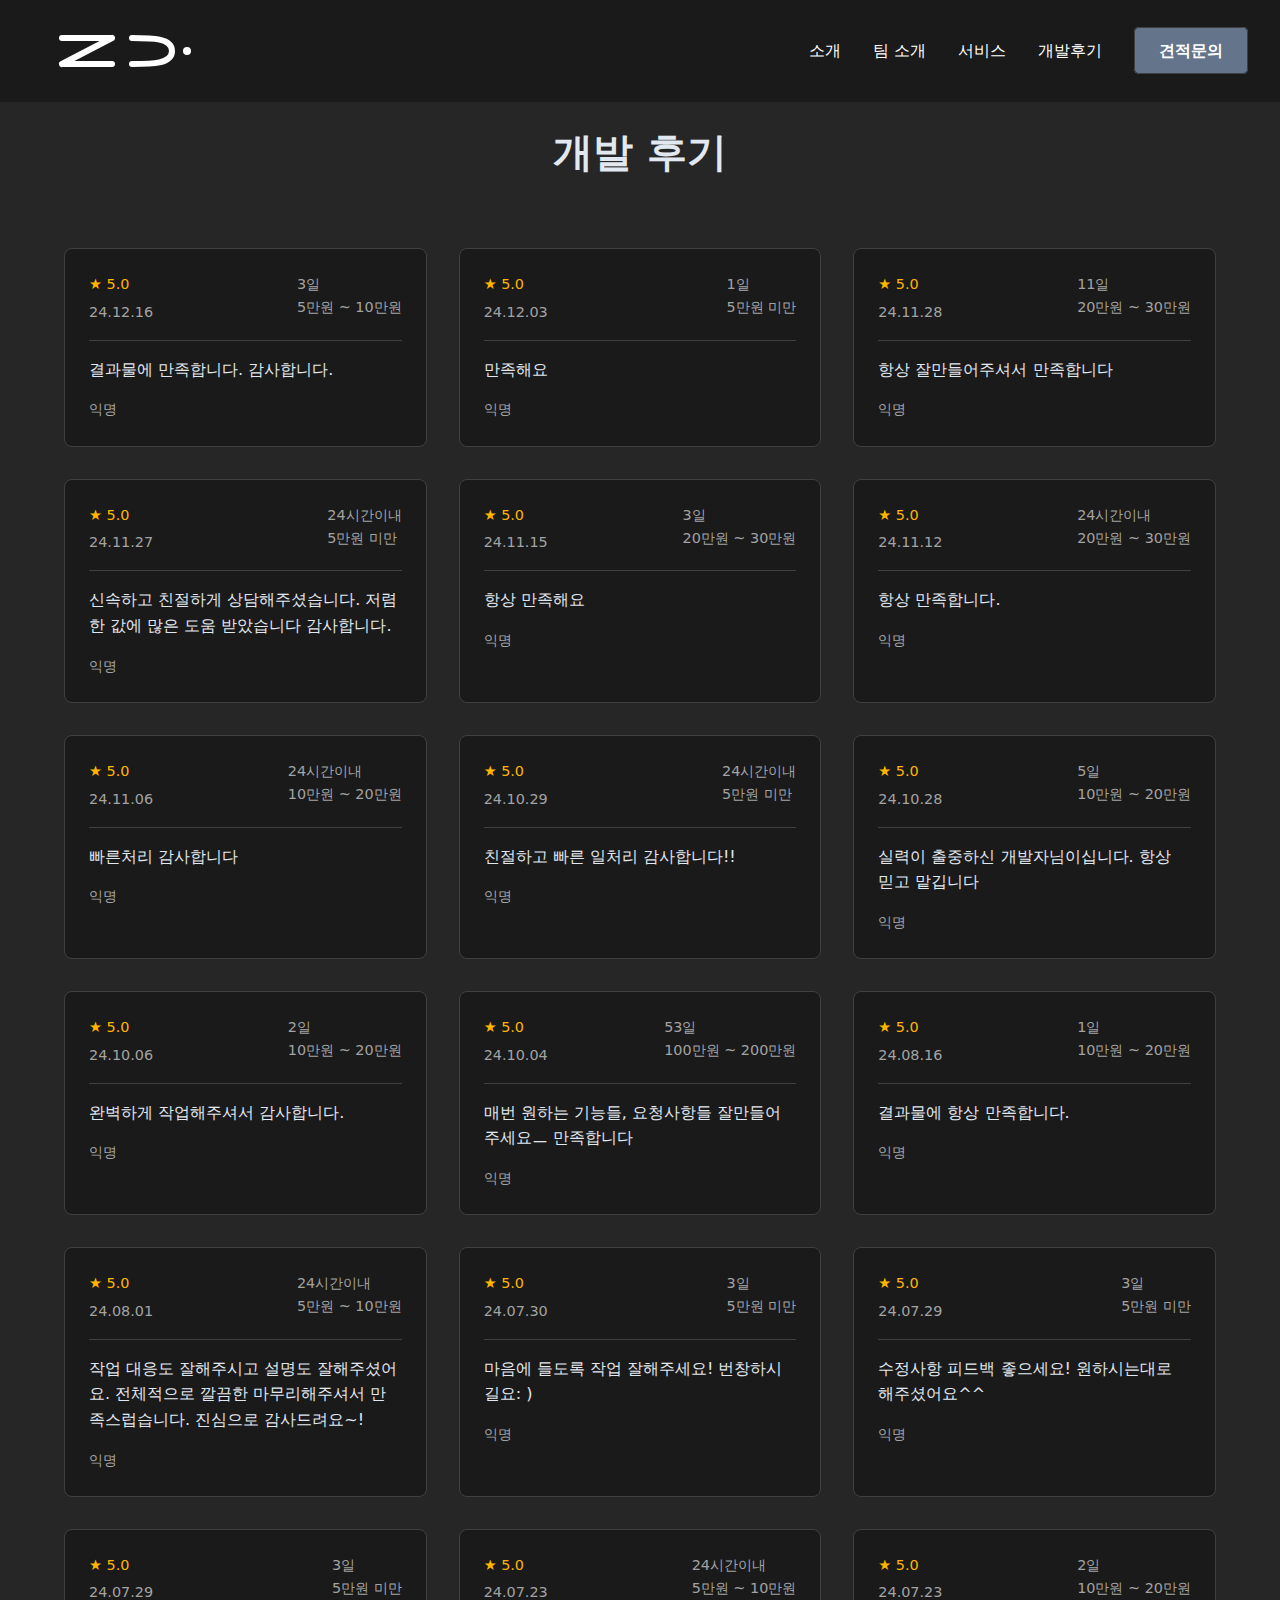
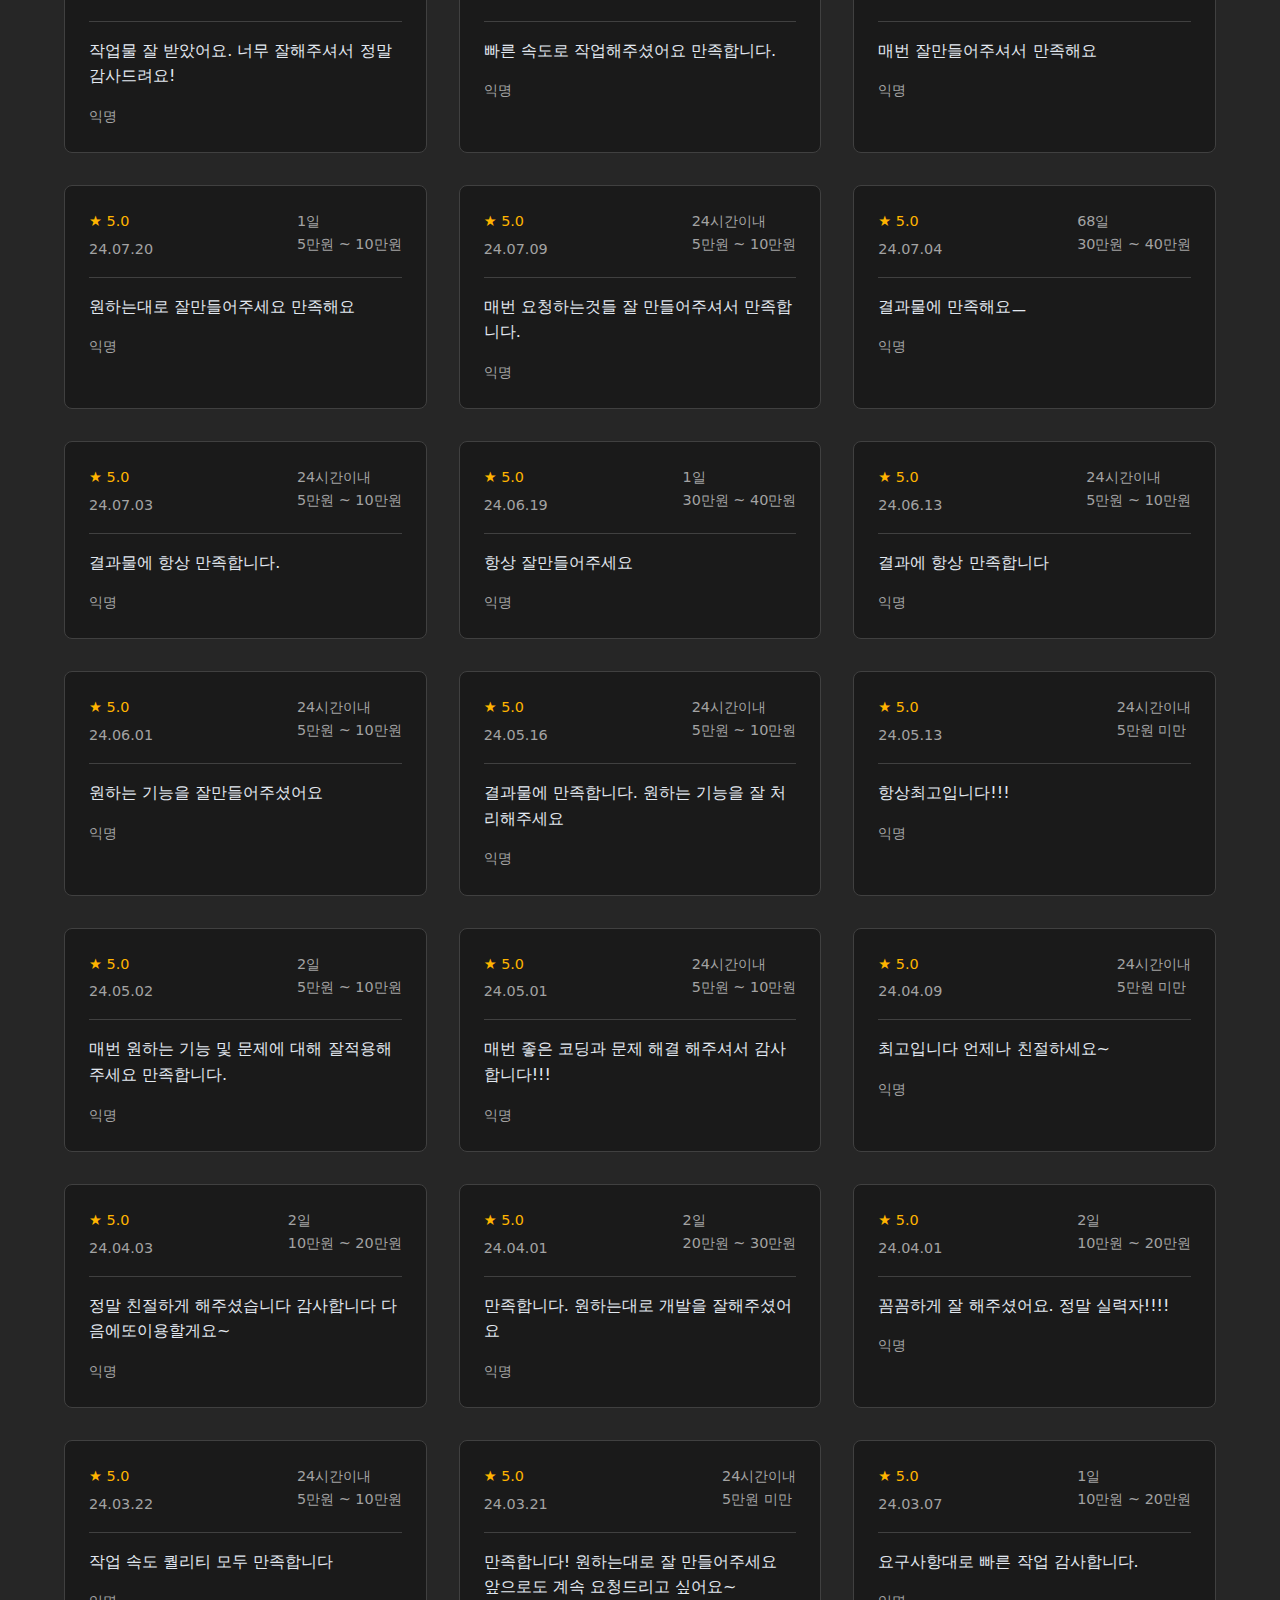
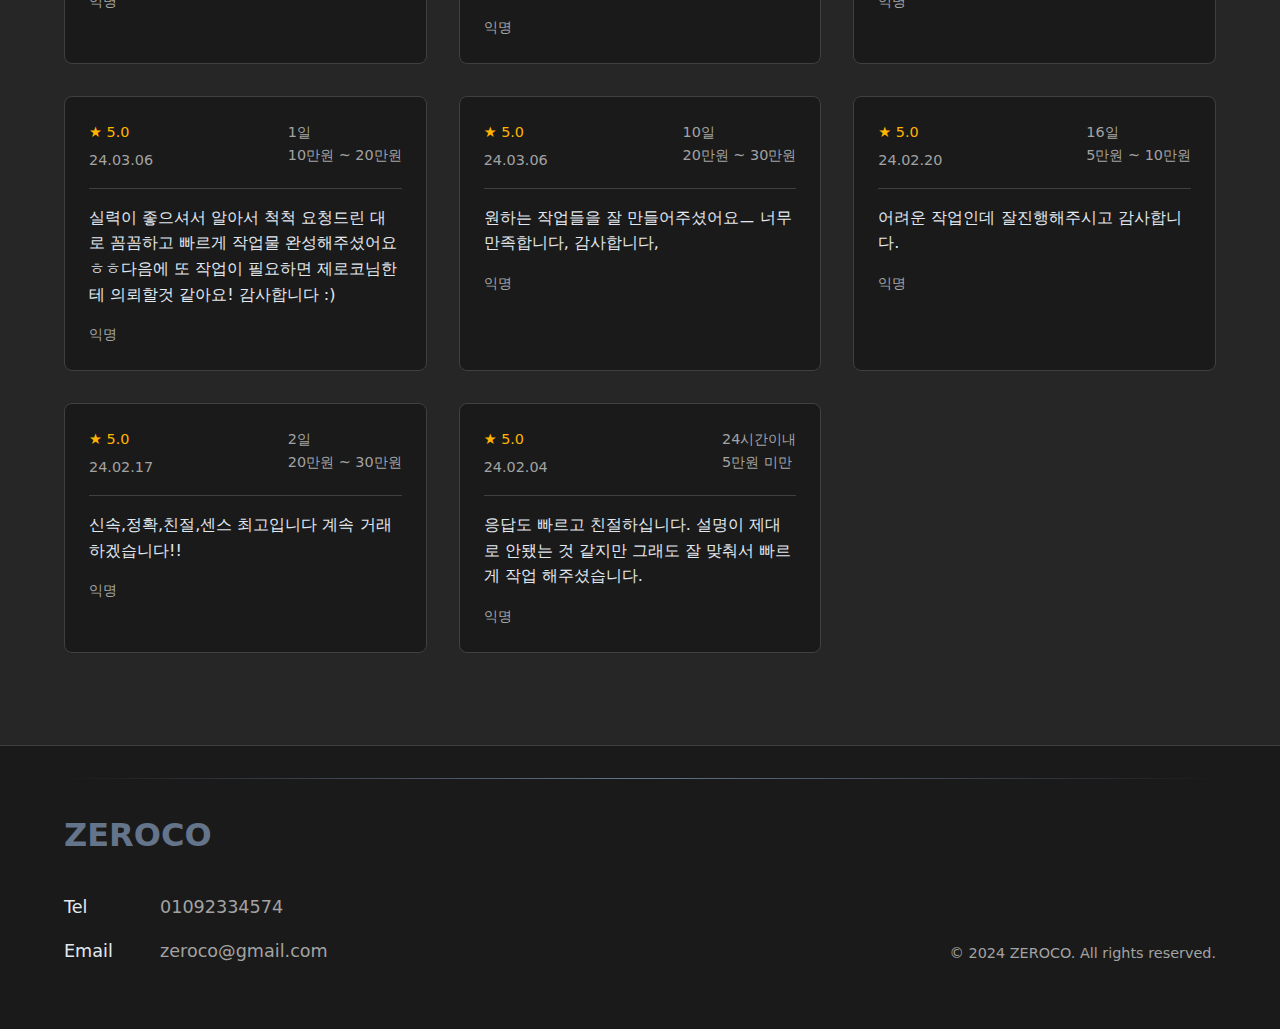
<file: pages/reviews.html>
<!DOCTYPE html>
<html lang="ko">
<head>
    <meta charset="UTF-8">
    <meta name="viewport" content="width=device-width, initial-scale=1.0">
    <title>개발 후기 - ZEROCO</title>
    <link rel="stylesheet" href="../css/reset.css">
    <link rel="stylesheet" href="../css/style.css">
    <link rel="stylesheet" href="../css/responsive.css">
</head>
<body>
    <header class="header">
        <nav class="nav">
            <div class="logo">
                <img src="../images/logo.svg" alt="ZEROCO" class="logo-image">
            </div>
            <button class="mobile-menu-button">☰</button>
            <ul class="nav-links">
                <li><a href="/">소개</a></li>
                <li><a href="/pages/team.html">팀 소개</a></li>
                <li><a href="/pages/web-development.html">서비스</a></li>
                <li><a href="/pages/reviews.html">개발후기</a></li>
                <li><a href="/pages/contact.html" class="cta-button">견적문의</a></li>
            </ul>
        </nav>
    </header>

    <main class="reviews-page">
        <section class="reviews-container">
            <h1>개발 후기</h1>
            <div class="reviews-grid">
                <!-- 후기 카드들이 여기에 동적으로 추가됩니다 -->
            </div>
        </section>
    </main>

    <footer>
        <div class="footer-content">
            <div class="contact-info">
                <div class="company-name">ZEROCO</div>
                <div class="info-item">
                    <span class="info-label">Tel</span>
                    <span>01092334574</span>
                </div>
                <div class="info-item">
                    <span class="info-label">Email</span>
                    <span>zeroco@gmail.com</span>
                </div>
            </div>
            <div class="copyright">
                <p>&copy; 2024 ZEROCO. All rights reserved.</p>
            </div>
        </div>
    </footer>

    <script src="../js/main.js"></script>
    <script src="../js/reviews.js"></script>
</body>
</html>
</file>
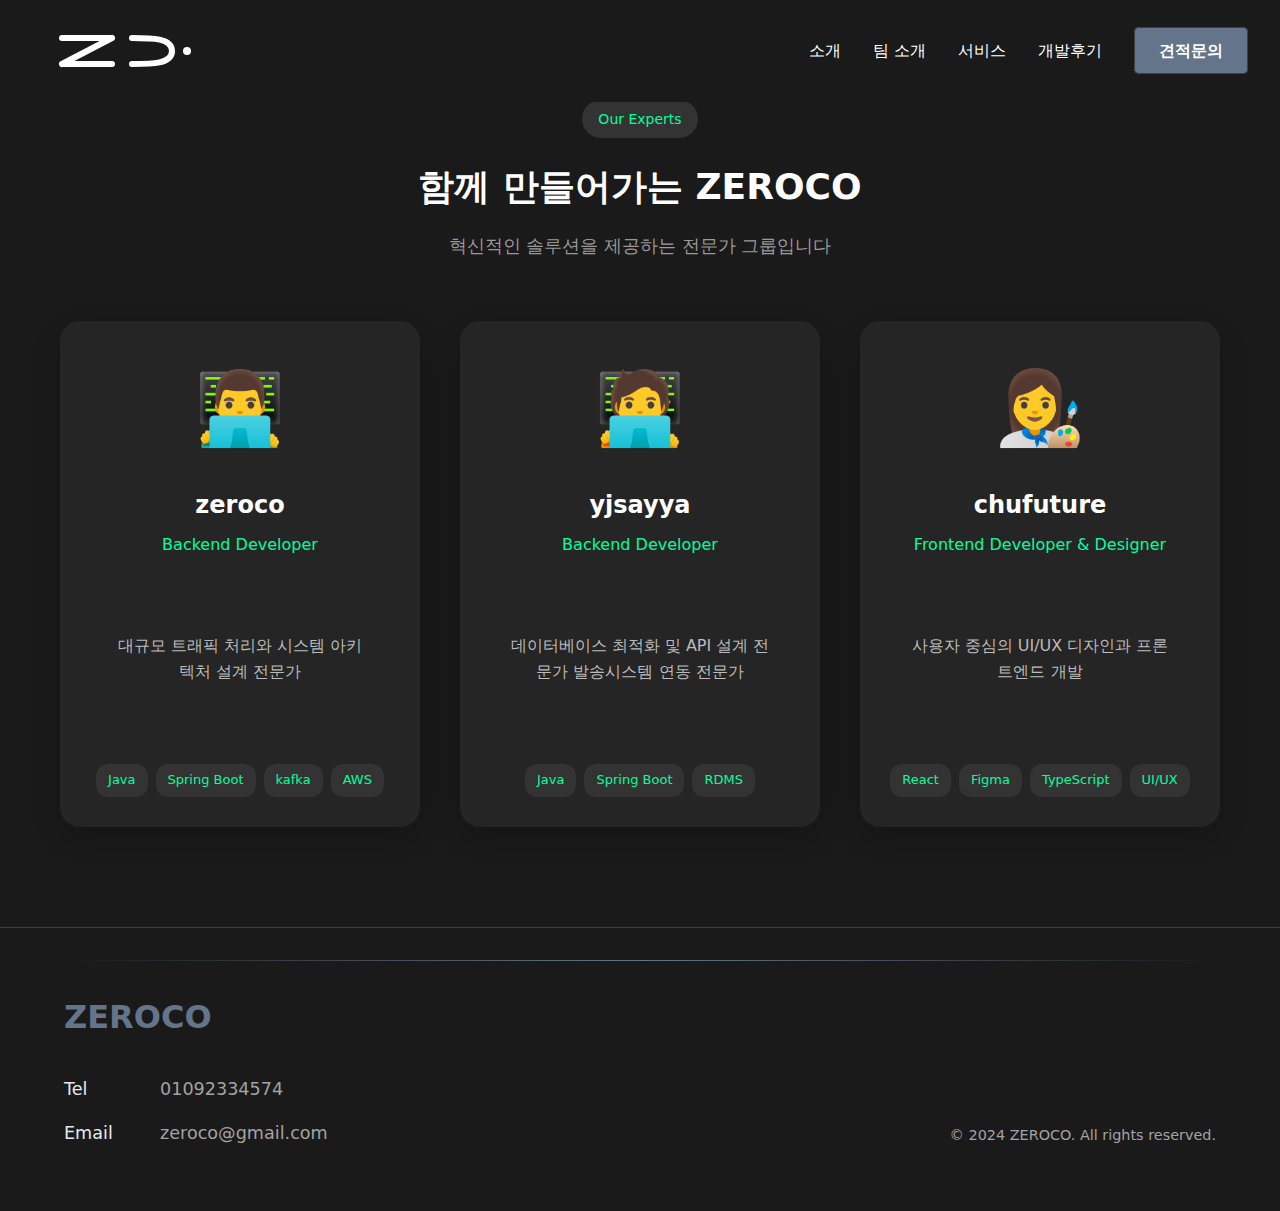
<file: pages/team.html>
<!DOCTYPE html>
<html lang="ko">
<head>
    <meta charset="UTF-8">
    <meta name="viewport" content="width=device-width, initial-scale=1.0">
    <title>팀 소개 - ZEROCO</title>
    <link rel="stylesheet" href="../css/reset.css">
    <link rel="stylesheet" href="../css/style.css">
    <link rel="stylesheet" href="../css/responsive.css">
</head>
<body>
    <header class="header">
        <nav class="nav">
            <div class="logo">
                <img src="../images/logo.svg" alt="ZEROCO" class="logo-image">
            </div>
            <button class="mobile-menu-button">☰</button>
            <ul class="nav-links">
                <li><a href="/">소개</a></li>
                <li><a href="/pages/team.html">팀 소개</a></li>
                <li><a href="/pages/web-development.html">서비스</a></li>
                <li><a href="/pages/reviews.html">개발후기</a></li>
                <li><a href="/pages/contact.html" class="cta-button">견적문의</a></li>
            </ul>
        </nav>
    </header>

    <main>
        <section class="team">
            <div class="section-header">
                <span class="tag">Our Experts</span>
                <h1>함께 만들어가는 ZEROCO</h1>
                <p class="section-description">혁신적인 솔루션을 제공하는 전문가 그룹입니다</p>
            </div>

            <div class="team-grid">
                <div class="team-member">
                    <div class="member-card">
                        <div class="member-emoji">👨‍💻</div>
                        <div class="member-info">
                            <h3>zeroco</h3>
                            <p class="position">Backend Developer</p>
                            <p class="description">대규모 트래픽 처리와 시스템 아키텍처 설계 전문가</p>
                            <div class="skills">
                                <span class="skill-tag">Java</span>
                                <span class="skill-tag">Spring Boot</span>
                                <span class="skill-tag">kafka</span>
                                <span class="skill-tag">AWS</span>
                            </div>
                        </div>
                    </div>
                </div>

                <div class="team-member">
                    <div class="member-card">
                        <div class="member-emoji">🧑‍💻</div>
                        <div class="member-info">
                            <h3>yjsayya</h3>
                            <p class="position">Backend Developer</p>
                            <p class="description">데이터베이스 최적화 및 API 설계 전문가 발송시스템 연동 전문가</p>
                            <div class="skills">
                                <span class="skill-tag">Java</span>
                                <span class="skill-tag">Spring Boot</span>
                                <span class="skill-tag">RDMS</span>
                            </div>
                        </div>
                    </div>
                </div>

                <div class="team-member">
                    <div class="member-card">
                        <div class="member-emoji">👩‍🎨</div>
                        <div class="member-info">
                            <h3>chufuture</h3>
                            <p class="position">Frontend Developer & Designer</p>
                            <p class="description">사용자 중심의 UI/UX 디자인과 프론트엔드 개발</p>
                            <div class="skills">
                                <span class="skill-tag">React</span>
                                <span class="skill-tag">Figma</span>
                                <span class="skill-tag">TypeScript</span>
                                <span class="skill-tag">UI/UX</span>
                            </div>
                        </div>
                    </div>
                </div>
            </div>
        </section>
    </main>

    <footer>
        <div class="footer-content">
            <div class="contact-info">
                <div class="company-name">ZEROCO</div>
                <div class="info-item">
                    <span class="info-label">Tel</span>
                    <span>01092334574</span>
                </div>
                <div class="info-item">
                    <span class="info-label">Email</span>
                    <span>zeroco@gmail.com</span>
                </div>
            </div>
            <div class="copyright">
                <p>&copy; 2024 ZEROCO. All rights reserved.</p>
            </div>
        </div>
    </footer>

    <script src="../js/main.js"></script>
</body>
</html>
</file>
<file: css/style.css>
:root {
    --primary-color: #64748b;
    --text-color: #e2e8f0;
    --bg-color: #1a1a1a;
    --secondary-bg: #262626;
    --accent-color: #94a3b8;
    --border-color: #404040;
    --hover-color: #475569;
    --text-secondary: #a3a3a3;
}

/* 전체 스타일 수정 */
body {
    background-color: var(--bg-color);
    color: var(--text-color);
}

/* 헤더 스타일 수정 */
.header {
    position: fixed;
    top: 0;
    left: 0;
    width: 100%;
    z-index: 1000;
    background: var(--bg-color);
    transition: all 0.3s ease;
}

.header .nav-links a {
    color: #fff; /* 초기 상태: 흰색 글씨 */
    transition: all 0.3s ease;
}

/* 스크롤 시 헤더 스타일 */
.header.scrolled {
    background: rgba(255, 255, 255, 0.95);
    box-shadow: 0 2px 10px rgba(0, 0, 0, 0.1);
}

.header.scrolled .nav-links a {
    color: var(--text-color);
}

.header.scrolled .nav-links a:hover {
    color: #111; /* 호버 시: 더 진한 색상 */
}

/* CTA 버튼 스타일 */
.header.scrolled .nav-links .cta-button {
    background: #111;
    color: #fff;
}

.header.scrolled .nav-links .cta-button:hover {
    background: #222;
}

/* 로고 스타일 */
.logo {
    display: flex;
    align-items: center;
    padding: 10px 0;
}

.logo-image {
    height: 100%;
    width: auto;
    transition: all 0.3s ease;
}

/* 스크롤 전 로고 (흰색) */
.header:not(.scrolled) .logo-image {
    filter: brightness(0) invert(1);
}

/* 스크롤 후 로고 (검은색) */
.header.scrolled .logo-image {
    filter: none;
}

/* 호버 효과 */
.logo-image:hover {
    transform: scale(1.02);
}

/* 모바일 대응 */
@media (max-width: 768px) {
    .nav {
        padding: 0 20px;
    }

    .logo {
        height: 38px;
    }

    .mobile-menu-button {
        display: block;
        background: none;
        border: none;
        font-size: 24px;
        cursor: pointer;
        padding: 10px;
        color: #333;
        transition: all 0.3s ease;
    }

    .nav-links {
        display: none;
        position: fixed;
        top: 0;
        left: 0;
        right: 0;
        bottom: 0;
        background: #111;
        flex-direction: column;
        justify-content: center;
        align-items: center;
        gap: 32px;
        padding: 20px;
        z-index: 1000;
    }

    .nav-links.active {
        display: flex;
    }

    .nav-links a {
        color: #fff;
        font-size: 18px;
    }

    .nav-links .cta-button {
        margin-left: 0;
        margin-top: 12px;
        background: #fff;
        color: #111;
    }
}

.nav {
    display: flex;
    justify-content: space-between;
    align-items: center;
    padding: 1rem 2rem;
    max-width: 1400px;
    margin: 0 auto;
}

.nav-links {
    display: flex;
    gap: 2rem;
    align-items: center;
}

.nav-links a:hover {
    color: var(--primary-color);
}

.cta-button {
    background: var(--primary-color);
    color: white;
    padding: 0.8rem 1.5rem;
    border-radius: 5px;
    transition: all 0.3s ease;
    border: 1px solid var(--border-color);
}

.cta-button:hover {
    background: var(--hover-color);
    transform: translateY(-2px);
}

/* 메인 섹션 스타일 */
.hero {
    height: 100vh;
    display: flex;
    flex-direction: column;
    justify-content: center;
    align-items: center;
    text-align: center;
    padding: 0 2rem;
    background: transparent;
    position: relative;
    overflow: hidden;
}

.hero-content {
    position: relative;
    z-index: 2;
    text-align: center;
    color: var(--text-color);
    text-shadow: 0 2px 4px rgba(0,0,0,0.3);
    display: flex;
    flex-direction: column;
    gap: 2rem;
    align-items: center;
}

.hero h1 {
    font-size: 3.5rem;
    line-height: 1.2;
    margin-bottom: 1rem;
}

.hero p {
    font-size: 1.2rem;
    color: var(--text-secondary);
    max-width: 600px;
    margin-bottom: 2rem;
}

.hero .cta-button {
    font-size: 1.1rem;
    padding: 1rem 2rem;
    background: var(--primary-color);
    color: white;
    border-radius: 8px;
    transition: all 0.3s ease;
    border: 1px solid var(--border-color);
}

.hero .cta-button:hover {
    background: var(--hover-color);
    transform: translateY(-2px);
    box-shadow: 0 4px 12px rgba(0,0,0,0.2);
}

/* Three.js 배경 스타일 */
#three-background {
    position: absolute;
    top: 0;
    left: 0;
    width: 100%;
    height: 100%;
    z-index: 1;
    background: var(--bg-color);
}

/* 푸터 스타일 수정 */
footer {
    background: var(--bg-color);
    padding: 4rem 5%;
    border-top: 1px solid var(--border-color);
}

.footer-content {
    max-width: 1200px;
    margin: 0 auto;
    display: grid;
    grid-template-columns: 1fr auto;
    gap: 3rem;
    position: relative;
}

.footer-content::before {
    content: '';
    position: absolute;
    top: -2rem;
    left: 0;
    right: 0;
    height: 1px;
    background: linear-gradient(to right, transparent, var(--primary-color), transparent);
}

.contact-info {
    display: flex;
    flex-direction: column;
    gap: 1rem;
}

.contact-info .company-name {
    font-size: 2rem;
    font-weight: 700;
    color: var(--primary-color);
    margin-bottom: 1rem;
}

.contact-info .info-item {
    display: flex;
    align-items: center;
    gap: 1rem;
    color: var(--text-secondary);
    font-size: 1.1rem;
}

.contact-info .info-label {
    font-weight: 500;
    color: var(--text-color);
    min-width: 80px;
}

.copyright {
    color: var(--text-secondary);
    font-size: 0.9rem;
    align-self: flex-end;
}

/* 포트폴리오 페이지 스타일 */
.portfolio-page {
    padding: 120px 5% 60px;
    background: var(--secondary-bg);
}

.portfolio-grid {
    max-width: 1200px;
    margin: 0 auto;
}

.portfolio-grid h1 {
    font-size: 2.5rem;
    margin-bottom: 2rem;
    text-align: center;
}

.projects {
    display: grid;
    grid-template-columns: repeat(auto-fill, minmax(300px, 1fr));
    gap: 2rem;
    padding: 2rem 0;
}

.project-card {
    background: var(--bg-color);
    border: 1px solid var(--border-color);
    border-radius: 8px;
    overflow: hidden;
    height: 100%;
    transition: all 0.3s ease;
}

.project-card:hover {
    border-color: var(--accent-color);
    box-shadow: 0 8px 30px rgba(0, 0, 0, 0.3);
}

/* 프로젝트 카드 이미지 스타일 수정 */
.project-card .image-container {
    width: 100%;
    height: 180px;
    background: var(--secondary-bg);
    position: relative;
    overflow: hidden;
}

.project-card .image-container img {
    width: 100%;
    height: 100%;
    object-fit: cover;
}

.project-card .image-container::before {
    content: 'Project Image';
    position: absolute;
    top: 0;
    left: 0;
    width: 100%;
    height: 100%;
    display: flex;
    align-items: center;
    justify-content: center;
    background: var(--secondary-bg);
    color: var(--text-secondary);
    font-size: 0.9rem;
}

.project-card .image-container img[src] {
    position: relative;
    z-index: 1;
}

.project-content {
    padding: 1.25rem;
}

.project-card h3 {
    font-size: 1.2rem;
    margin-bottom: 0.5rem;
    color: var(--text-color);
}

.project-description {
    font-size: 0.9rem;
    color: var(--text-secondary);
    margin-bottom: 1rem;
    line-height: 1.5;
}

.project-details {
    list-style: none;
    padding: 0;
    margin: 0 0 1.5rem;
}

.project-details li {
    color: var(--text-secondary);
    margin-bottom: 0.5rem;
    padding-left: 1.5rem;
    position: relative;
}

.project-details li::before {
    content: "•";
    color: var(--primary-color);
    position: absolute;
    left: 0;
}

.tech-stack {
    display: flex;
    flex-wrap: wrap;
    gap: 0.5rem;
}

.tech-stack span {
    background: var(--secondary-bg);
    color: var(--text-secondary);
    padding: 0.3rem 0.8rem;
    border-radius: 4px;
    font-size: 0.8rem;
    border: 1px solid var(--border-color);
}

.project-link {
    display: inline-block;
    background: var(--primary-color);
    color: white;
    padding: 0.8rem 1.5rem;
    border-radius: 5px;
    text-align: center;
    margin-top: 1.5rem;
    transition: background 0.3s;
}

.project-link:hover {
    background: var(--hover-color);
}

/* 후기 페이지 스타일 */
.reviews-page {
    padding: 120px 5% 60px;
    background: var(--secondary-bg);
}

.reviews-container {
    max-width: 1200px;
    margin: 0 auto;
}

.reviews-container h1 {
    font-size: 2.5rem;
    margin-bottom: 2rem;
    text-align: center;
}

.reviews-grid {
    display: grid;
    grid-template-columns: repeat(auto-fill, minmax(350px, 1fr));
    gap: 2rem;
    padding: 2rem 0;
}

.review-card {
    background: var(--bg-color);
    border: 1px solid var(--border-color);
    border-radius: 8px;
    padding: 1.5rem;
    transition: all 0.3s ease;
}

.review-card:hover {
    border-color: var(--accent-color);
    transform: translateY(-5px);
}

.review-header {
    display: flex;
    justify-content: space-between;
    margin-bottom: 1rem;
    padding-bottom: 1rem;
    border-bottom: 1px solid var(--border-color);
}

.review-info, .project-info {
    font-size: 0.9rem;
    color: var(--text-secondary);
}

.review-rating {
    color: #FFB400;
    font-weight: 500;
    margin-bottom: 0.3rem;
}

.review-content {
    color: var(--text-color);
    line-height: 1.6;
    margin-bottom: 1rem;
}

.review-author {
    color: var(--text-secondary);
    font-size: 0.9rem;
}

/* 리뷰 통계 스타일 */
.reviews-stats {
    display: grid;
    grid-template-columns: repeat(3, 1fr);
    gap: 2rem;
    margin-bottom: 3rem;
    text-align: center;
}

.stats-item {
    padding: 1.5rem;
    background: var(--bg-color);
    border-radius: 8px;
    border: 1px solid var(--border-color);
}

.stats-number {
    display: block;
    font-size: 2rem;
    font-weight: 700;
    color: var(--primary-color);
    margin-bottom: 0.5rem;
}

.stats-label {
    color: var(--text-secondary);
    font-size: 0.9rem;
}

/* 견적 문의 페이지 스타일 */
.contact-page {
    padding: 120px 5% 60px;
    background: var(--secondary-bg);
}

.contact-container {
    max-width: 1200px;
    margin: 0 auto;
}

.contact-container h1 {
    font-size: 2.5rem;
    margin-bottom: 2rem;
    text-align: center;
}

.contact-content {
    display: grid;
    grid-template-columns: 300px 1fr;
    gap: 3rem;
    background: var(--bg-color);
    padding: 2rem;
    border-radius: 15px;
    box-shadow: 0 4px 15px rgba(0, 0, 0, 0.1);
}

.contact-info-box {
    padding: 2rem;
    background: var(--secondary-bg);
    border-radius: 10px;
    border: 1px solid var(--border-color);
}

.contact-info-box h2 {
    font-size: 1.5rem;
    margin-bottom: 2rem;
    color: var(--primary-color);
    display: flex;
    align-items: center;
    gap: 0.5rem;
}

.contact-guidelines {
    display: flex;
    flex-direction: column;
    gap: 1.5rem;
}

.guideline-item {
    display: flex;
    flex-direction: column;
    gap: 0.5rem;
    padding: 1rem;
    background: var(--bg-color);
    border-radius: 8px;
    border: 1px solid var(--border-color);
    transition: all 0.3s ease;
}

.guideline-item:hover {
    transform: translateY(-2px);
    border-color: var(--primary-color);
}

.guideline-icon {
    font-size: 1.5rem;
    margin-bottom: 0.5rem;
}

.guideline-item strong {
    color: var(--text-color);
    font-size: 1.1rem;
    font-weight: 600;
}

.guideline-item p {
    color: var(--text-secondary);
    font-size: 0.95rem;
    line-height: 1.5;
}

.contact-form {
    padding: 1rem;
}

.form-group {
    margin-bottom: 1.5rem;
}

.form-group label {
    display: block;
    margin-bottom: 0.5rem;
    font-weight: 500;
}

.form-group input,
.form-group select,
.form-group textarea {
    width: 100%;
    padding: 0.8rem;
    border: 1px solid #ddd;
    border-radius: 5px;
    font-size: 1rem;
    transition: border-color 0.3s;
}

.form-group input:focus,
.form-group select:focus,
.form-group textarea:focus {
    border-color: var(--primary-color);
    outline: none;
}

.submit-btn {
    width: 100%;
    padding: 15px 30px;
    background: var(--primary-color);
    color: white;
    border: none;
    border-radius: 6px;
    font-size: 1.1rem;
    font-weight: 500;
    cursor: pointer;
    transition: all 0.3s ease;
}

.submit-btn:hover {
    background: var(--hover-color);
    transform: translateY(-2px);
}

.submit-btn:disabled {
    background: #cccccc;
    cursor: not-allowed;
    transform: none;
}

/* 메인 페이지 슬라이더 추가 */
.portfolio-slider {
    width: 100%;
    padding: 3rem 0;
    background: var(--secondary-bg);
    margin-top: 2rem;
}

.portfolio-slider h2 {
    text-align: center;
    font-size: 1.5rem;
    margin-bottom: 2rem;
    color: var(--text-color);
    font-weight: 500;
    letter-spacing: -0.5px;
}

.swiper {
    max-width: 1400px;
    margin: 0 auto;
    padding: 0 2rem;
}

.swiper-slide {
    height: auto;
}

/* 네비게이션 버튼 스타일 */
.swiper-button-next,
.swiper-button-prev {
    width: 32px;
    height: 32px;
    background: var(--bg-color);
    border: 1px solid var(--border-color);
    border-radius: 8px;
    color: var(--text-color);
}

.swiper-button-next:after,
.swiper-button-prev:after {
    font-size: 1rem;
    font-weight: bold;
}

.swiper-button-next:hover,
.swiper-button-prev:hover {
    background: var(--primary-color);
    border-color: var(--primary-color);
    color: white;
}

.swiper-pagination-bullet {
    background: var(--text-secondary);
    opacity: 0.5;
}

.swiper-pagination-bullet-active {
    background: var(--primary-color);
    opacity: 1;
}

/* 모바일 메뉴 스타일 추가 */
.mobile-menu-button {
    display: none;
    font-size: 1.8rem;
    color: var(--text-color);
    background: none;
    border: none;
    cursor: pointer;
    padding: 0.5rem;
    z-index: 1001;
}

@media (max-width: 768px) {
    .mobile-menu-button {
        display: block;
    }

    .nav-links {
        position: fixed;
        top: 0;
        right: -100%;
        width: 100%;
        height: 100vh;
        background: white;
        flex-direction: column;
        justify-content: center;
        transition: all 0.3s ease;
        z-index: 1000;
    }

    .nav-links.active {
        right: 0;
    }

    .nav-links a {
        color: var(--text-color) !important;
        font-size: 1.2rem;
        padding: 1rem;
    }

    .nav-links a:hover {
        color: var(--primary-color) !important;
    }

    .nav-links .cta-button {
        background: var(--primary-color);
        color: white !important;
        padding: 0.8rem 1.5rem;
        border-radius: 8px;
    }

    .nav-links .cta-button:hover {
        background: var(--hover-color);
        color: white !important;
    }

    /* 햄버거 버튼 강조 */
    .mobile-menu-button {
        width: 40px;
        height: 40px;
        display: flex;
        align-items: center;
        justify-content: center;
        background: var(--primary-color);
        color: white;
        border-radius: 8px;
        font-size: 1.5rem;
    }

    /* 메뉴 활성화 시 햄버거 버튼 스타일 */
    .mobile-menu-button.active {
        background: var(--text-color);
        color: white;
    }

    .hero h1 {
        font-size: 2.5rem;
    }

    .hero p {
        font-size: 1rem;
    }

    .hero .cta-button {
        font-size: 1rem;
        padding: 0.8rem 1.5rem;
    }

    .contact-content {
        grid-template-columns: 1fr;
    }
    
    .contact-info-box {
        padding: 1.5rem;
    }
}

/* 서비스 섹션 스타일 */
.services {
    padding: 6rem 5%;
    background: var(--secondary-bg);
}

.services h2 {
    text-align: center;
    font-size: 2rem;
    margin-bottom: 3rem;
    color: var(--text-color);
}

.services-grid {
    display: grid;
    grid-template-columns: repeat(auto-fit, minmax(300px, 1fr));
    gap: 2rem;
    max-width: 1200px;
    margin: 0 auto;
}

.service-card {
    background: var(--bg-color);
    padding: 2rem;
    border-radius: 10px;
    border: 1px solid var(--border-color);
    transition: all 0.3s ease;
    display: flex;
    flex-direction: column;
    align-items: center;
    text-align: center;
}

.service-card:hover {
    transform: translateY(-5px);
    border-color: var(--primary-color);
    box-shadow: 0 4px 20px rgba(0, 0, 0, 0.2);
}

.service-icon {
    font-size: 2.5rem;
    margin-bottom: 1.5rem;
}

.service-card h3 {
    font-size: 1.3rem;
    color: var(--text-color);
    margin-bottom: 1rem;
}

.service-card p {
    color: var(--text-secondary);
    line-height: 1.6;
    font-size: 0.95rem;
}

@media (max-width: 768px) {
    .services {
        padding: 4rem 1.5rem;
    }

    .services h2 {
        font-size: 1.8rem;
        margin-bottom: 2rem;
    }

    .services-grid {
        grid-template-columns: 1fr;
    }
}

/* 고객사 섹션 스타일 수정 */
.section-header {
    text-align: center;
    margin-bottom: 4rem;
}

.clients h2 {
    font-size: 2.2rem;
    margin-bottom: 1rem;
    color: var(--text-color);
}

.section-description {
    font-size: 1.1rem;
    color: var(--text-secondary);
    max-width: 600px;
    margin: 0 auto;
}

.clients {
    padding: 6rem 5%;
    background: var(--bg-color);
}

.clients-grid {
    display: grid;
    grid-template-columns: repeat(auto-fit, minmax(250px, 1fr));
    gap: 2rem;
    max-width: 1200px;
    margin: 0 auto;
}

.client-card {
    background: var(--secondary-bg);
    padding: 2rem;
    border-radius: 10px;
    border: 1px solid var(--border-color);
    transition: all 0.3s ease;
    text-align: center;
}

.client-card:hover {
    transform: translateY(-5px);
    border-color: var(--primary-color);
    box-shadow: 0 4px 20px rgba(0, 0, 0, 0.2);
}

.client-logo {
    font-size: 3rem;
    margin-bottom: 1.5rem;
}

.client-card h3 {
    font-size: 1.2rem;
    color: var(--text-color);
    margin-bottom: 0.5rem;
}

.client-card p {
    color: var(--text-secondary);
    font-size: 0.9rem;
    line-height: 1.5;
}

@media (max-width: 768px) {
    .clients {
        padding: 4rem 1.5rem;
    }

    .clients h2 {
        font-size: 1.8rem;
    }
    
    .section-description {
        font-size: 1rem;
    }

    .clients-grid {
        grid-template-columns: 1fr;
    }
}

/* 전역 폰트 설정 */
* {
    font-family: 'Pretendard', -apple-system, BlinkMacSystemFont, system-ui, Roboto, 'Helvetica Neue', 'Segoe UI', 'Apple SD Gothic Neo', 'Noto Sans KR', 'Malgun Gothic', 'Apple Color Emoji', 'Segoe UI Emoji', 'Segoe UI Symbol', sans-serif;
}

/* 헤더 폰트 가중치 조정 */
.nav-links a {
    font-weight: 500;
}

.nav-links .cta-button {
    font-weight: 600;
}

h1, h2, h3, h4, h5, h6 {
    font-weight: 700;
}

.logo {
    font-weight: 700;
}

/* 본문 텍스트 가중치 */
p, span, div {
    font-weight: 400;
}

/* 버튼 텍스트 */
button, .button {
    font-weight: 500;
}

/* 팀 섹션 스타일 */
.team {
    padding: 100px 20px;
    max-width: 1200px;
    margin: 0 auto;
    background-color: #1a1a1a;
    color: #fff;
}

.section-header {
    text-align: center;
    margin-bottom: 60px;
}

.section-header .tag {
    display: inline-block;
    background: #333;
    color: #00ff9d;
    padding: 8px 16px;
    border-radius: 20px;
    font-size: 14px;
    margin-bottom: 20px;
}

.section-header h1 {
    font-size: 36px;
    color: #fff;
    margin-bottom: 16px;
}

.section-description {
    color: #999;
    font-size: 18px;
    max-width: 600px;
    margin: 0 auto;
}

.team-grid {
    display: grid;
    grid-template-columns: repeat(auto-fit, minmax(320px, 1fr));
    gap: 40px;
    margin-top: 50px;
}

.member-card {
    background: #252525;
    border-radius: 20px;
    overflow: hidden;
    box-shadow: 0 10px 30px rgba(0, 0, 0, 0.2);
    transition: all 0.3s ease;
    padding: 30px;
}

.member-card:hover {
    transform: translateY(-10px);
    box-shadow: 0 15px 40px rgba(0, 0, 0, 0.3);
    background: #2a2a2a;
}

.member-emoji {
    font-size: 72px;
    text-align: center;
    margin-bottom: 20px;
}

.member-info h3 {
    font-size: 24px;
    font-weight: 700;
    color: #fff;
    margin-bottom: 8px;
    text-align: center;
}

.position {
    color: #00ff9d;
    font-size: 16px;
    margin-bottom: 15px;
    font-weight: 500;
    text-align: center;
}

.description {
    color: #bbb;
    margin-bottom: 20px;
    line-height: 1.6;
    text-align: center;
}

.skills {
    display: flex;
    flex-wrap: wrap;
    gap: 8px;
    justify-content: center;
}

.skill-tag {
    background: #333;
    color: #00ff9d;
    padding: 6px 12px;
    border-radius: 12px;
    font-size: 13px;
    font-weight: 500;
    transition: all 0.2s ease;
}

.skill-tag:hover {
    background: #444;
    transform: scale(1.05);
}

/* 체크리스트 스타일 */
.checklist-container {
    max-width: 1200px;
    margin: 120px auto 60px;
    padding: 0 20px;
}

.checklist-container h2 {
    font-size: 2.2rem;
    margin-bottom: 40px;
    text-align: center;
    color: var(--text-color);
}

.checklist {
    display: grid;
    grid-template-columns: repeat(auto-fit, minmax(300px, 1fr));
    gap: 30px;
    margin-bottom: 60px;
}

.checklist-item {
    background: var(--secondary-bg);
    padding: 30px;
    border-radius: 8px;
    border: 1px solid var(--border-color);
    transition: all 0.3s ease;
}

.checklist-item:hover {
    transform: translateY(-5px);
    box-shadow: 0 5px 15px rgba(0, 0, 0, 0.2);
}

.checklist-item h3 {
    font-size: 1.2rem;
    color: var(--accent-color);
    margin-bottom: 15px;
}

.checklist-item p {
    color: var(--text-secondary);
    line-height: 1.6;
}

/* 모바일 대응 */
@media (max-width: 768px) {
    .checklist-container {
        margin: 100px auto 40px;
    }

    .checklist-container h2 {
        font-size: 1.8rem;
        margin-bottom: 30px;
    }

    .checklist {
        grid-template-columns: 1fr;
        gap: 20px;
    }

    .checklist-item {
        padding: 20px;
    }
}

/* Three.js 데모 페이지 스타일 */
.web-development-page {
    min-height: 100vh;
    padding-top: 80px;
}

.three-demo {
    position: relative;
    height: 60vh;
    min-height: 400px;
    background: var(--bg-color);
}

#three-container {
    width: 100%;
    height: 100%;
}

.controls {
    position: absolute;
    bottom: 20px;
    left: 50%;
    transform: translateX(-50%);
    display: flex;
    gap: 10px;
    z-index: 10;
}

.controls button {
    padding: 10px 20px;
    border: none;
    border-radius: 5px;
    background: var(--primary-color);
    color: white;
    cursor: pointer;
    transition: all 0.3s ease;
}

.controls button:hover {
    background: var(--hover-color);
    transform: translateY(-2px);
}

.description {
    padding: 60px 20px;
}

.content-wrapper {
    max-width: 1200px;
    margin: 0 auto;
}

.description h1 {
    font-size: 2.5rem;
    margin-bottom: 20px;
    color: var(--text-color);
}

.description p {
    font-size: 1.1rem;
    color: var(--text-secondary);
    margin-bottom: 40px;
}

.features {
    display: grid;
    grid-template-columns: repeat(auto-fit, minmax(250px, 1fr));
    gap: 30px;
    margin-top: 40px;
}

.feature {
    padding: 20px;
    background: var(--secondary-bg);
    border-radius: 8px;
    border: 1px solid var(--border-color);
}

.feature h3 {
    font-size: 1.2rem;
    margin-bottom: 10px;
    color: var(--text-color);
}

.feature p {
    font-size: 1rem;
    margin-bottom: 0;
}

/* 반응형 스타일 */
@media (max-width: 768px) {
    .three-demo {
        height: 50vh;
    }

    .description h1 {
        font-size: 2rem;
    }

    .controls {
        bottom: 10px;
    }

    .controls button {
        padding: 8px 16px;
        font-size: 0.9rem;
    }
}

/* 탭 스타일 추가 */
.tab-container {
    width: 100%;
    max-width: 1200px;
    margin: 0 auto;
    padding: 2rem 1rem;
}

.tab-buttons {
    display: flex;
    justify-content: center;
    gap: 1rem;
    flex-wrap: wrap;
    margin-bottom: 2rem;
}

.tab-button {
    display: flex;
    flex-direction: column;
    align-items: center;
    padding: 1rem 2rem;
    background: var(--bg-color);
    border: 1px solid var(--border-color);
    border-radius: 12px;
    color: var(--text-color);
    font-size: 1rem;
    font-weight: 500;
    cursor: pointer;
    transition: all 0.3s ease;
    min-width: 160px;
}

.tab-button .tab-icon {
    font-size: 1.5rem;
    margin-bottom: 0.5rem;
}

.tab-button .tab-text {
    white-space: nowrap;
}

.tab-button:hover {
    background: var(--hover-color);
    transform: translateY(-2px);
    box-shadow: 0 4px 12px rgba(0, 0, 0, 0.1);
}

.tab-button.active {
    background: var(--primary-color);
    color: white;
    border-color: var(--primary-color);
}

/* 반응형 스타일 */
@media (max-width: 768px) {
    .tab-buttons {
        gap: 0.5rem;
    }

    .tab-button {
        padding: 0.8rem 1.5rem;
        min-width: 140px;
        font-size: 0.9rem;
    }
}

.tab-content {
    display: none;
    animation: fadeIn 0.5s ease;
}

.tab-content.active {
    display: block;
}

.tech-grid {
    display: grid;
    grid-template-columns: repeat(auto-fit, minmax(300px, 1fr));
    gap: 30px;
    margin-top: 30px;
}

.tech-item {
    padding: 25px;
    background: var(--secondary-bg);
    border-radius: 8px;
    border: 1px solid var(--border-color);
}

.tech-item h3 {
    font-size: 1.3rem;
    margin-bottom: 15px;
    color: var(--text-color);
}

.tech-item p {
    color: var(--text-secondary);
    margin-bottom: 20px;
}

.tech-item ul {
    list-style: none;
    padding: 0;
}

.tech-item ul li {
    color: var(--text-secondary);
    margin-bottom: 8px;
    padding-left: 20px;
    position: relative;
}

.tech-item ul li::before {
    content: '•';
    position: absolute;
    left: 0;
    color: var(--primary-color);
}

@keyframes fadeIn {
    from { opacity: 0; }
    to { opacity: 1; }
}

/* 서비스 플로우 스타일 추가 */
.service-overview {
    text-align: center;
    margin-bottom: 40px;
}

.service-overview h2 {
    font-size: 2rem;
    margin-bottom: 15px;
    color: var(--text-color);
}

.service-overview p {
    font-size: 1.1rem;
    color: var(--text-secondary);
}

.service-flow {
    display: flex;
    align-items: center;
    justify-content: center;
    gap: 20px;
    margin-top: 40px;
}

.flow-item {
    flex: 1;
    background: var(--secondary-bg);
    padding: 30px;
    border-radius: 8px;
    border: 1px solid var(--border-color);
    text-align: center;
    max-width: 280px;
}

.flow-icon {
    font-size: 2.5rem;
    margin-bottom: 15px;
}

.flow-item h3 {
    font-size: 1.2rem;
    margin-bottom: 15px;
    color: var(--text-color);
}

.flow-item ul {
    list-style: none;
    padding: 0;
    text-align: left;
}

.flow-item ul li {
    color: var(--text-secondary);
    margin-bottom: 8px;
    padding-left: 20px;
    position: relative;
}

.flow-item ul li::before {
    content: '•';
    position: absolute;
    left: 0;
    color: var(--primary-color);
}

.flow-arrow {
    font-size: 1.5rem;
    color: var(--text-secondary);
}

/* 반응형 스타일 */
@media (max-width: 968px) {
    .service-flow {
        flex-direction: column;
    }

    .flow-arrow {
        transform: rotate(90deg);
        margin: 10px 0;
    }

    .flow-item {
        max-width: 100%;
    }
}

/* 커머스 통합 스타일 추가 */
.commerce-integration {
    padding: 20px;
}

.platform-section {
    text-align: center;
    margin-bottom: 40px;
}

.platform-list {
    display: flex;
    justify-content: center;
    gap: 30px;
    margin-top: 20px;
}

.platform-item {
    background: var(--secondary-bg);
    border-radius: 12px;
    padding: 25px;
    transition: transform 0.3s ease;
    border: 1px solid var(--border-color);
}

.platform-item:hover {
    transform: translateY(-5px);
    box-shadow: 0 5px 15px rgba(0, 0, 0, 0.1);
}

.platform-item h4 {
    font-size: 1.2rem;
    margin: 15px 0;
    color: var(--text-color);
}

.platform-item ul {
    list-style: none;
    padding: 0;
}

.platform-item ul li {
    padding: 8px 0;
    color: var(--text-secondary);
    position: relative;
    padding-left: 20px;
}

.platform-item ul li:before {
    content: "→";
    position: absolute;
    left: 0;
    color: var(--primary-color);
}

.platform-logo {
    width: 160px;
    height: 50px;
    object-fit: contain;
    filter: grayscale(0%);
    transition: transform 0.3s ease;
}

.platform-item:hover .platform-logo {
    transform: scale(1.05);
}

.integration-flow {
    display: flex;
    justify-content: space-between;
    gap: 30px;
    margin: 40px 0;
}

.flow-column {
    flex: 1;
}

.flow-column h3 {
    text-align: center;
    margin-bottom: 20px;
    color: var(--primary-color);
}

.flow-card {
    background: var(--secondary-bg);
    border: 1px solid var(--border-color);
    border-radius: 8px;
    padding: 20px;
    margin-bottom: 20px;
}

.flow-card h4 {
    color: var(--text-color);
    margin-bottom: 15px;
    font-size: 1.1rem;
}

.flow-card ul {
    list-style: none;
    padding: 0;
}

.flow-card ul li {
    color: var(--text-secondary);
    margin-bottom: 8px;
    padding-left: 20px;
    position: relative;
}

.flow-card ul li::before {
    content: '→';
    position: absolute;
    left: 0;
    color: var(--primary-color);
}

.flow-divider {
    display: flex;
    flex-direction: column;
    align-items: center;
    justify-content: center;
}

.divider-line {
    width: 2px;
    height: 100px;
    background: var(--border-color);
}

.integration-icon {
    font-size: 2rem;
    margin: 20px 0;
}

.benefits-section {
    text-align: center;
    margin-top: 40px;
}

.benefits-list {
    display: flex;
    justify-content: center;
    gap: 20px;
    margin-top: 20px;
}

.benefit-item {
    padding: 15px;
    background: var(--secondary-bg);
    border-radius: 8px;
    border: 1px solid var(--border-color);
    min-width: 100px;
}

.benefit-icon {
    font-size: 1.5rem;
    margin-bottom: 8px;
}

/* 반응형 스타일 */
@media (max-width: 768px) {
    .integration-flow {
        flex-direction: column;
    }

    .flow-divider {
        flex-direction: row;
        height: 2px;
        margin: 20px 0;
    }

    .divider-line {
        width: 100px;
        height: 2px;
    }

    .platform-list, .benefits-list {
        flex-wrap: wrap;
    }
}

/* 백엔드 시스템 스타일 추가 */
.backend-systems {
    padding: 20px;
}

.system-section {
    display: flex;
    justify-content: space-between;
    gap: 30px;
    margin: 40px 0;
}

.system-column {
    flex: 1;
}

.system-column h3 {
    text-align: center;
    margin-bottom: 20px;
    color: var(--primary-color);
    font-size: 1.5rem;
}

.tech-stack {
    display: flex;
    justify-content: center;
    gap: 20px;
    margin-bottom: 30px;
}

.tech-item {
    padding: 15px;
    background: var(--secondary-bg);
    border-radius: 8px;
    border: 1px solid var(--border-color);
    text-align: center;
    min-width: 100px;
}

.tech-icon {
    font-size: 2rem;
    margin-bottom: 10px;
}

.system-details {
    display: flex;
    flex-direction: column;
    gap: 20px;
}

.detail-card {
    background: var(--secondary-bg);
    border: 1px solid var(--border-color);
    border-radius: 8px;
    padding: 20px;
}

.detail-card h4 {
    color: var(--text-color);
    margin-bottom: 15px;
    font-size: 1.1rem;
}

.detail-card ul {
    list-style: none;
    padding: 0;
}

.detail-card ul li {
    color: var(--text-secondary);
    margin-bottom: 8px;
    padding-left: 20px;
    position: relative;
}

.detail-card ul li::before {
    content: '→';
    position: absolute;
    left: 0;
    color: var(--primary-color);
}

.system-divider {
    display: flex;
    flex-direction: column;
    align-items: center;
    justify-content: center;
}

.divider-line {
    width: 2px;
    height: 100px;
    background: var(--border-color);
}

.system-icon {
    font-size: 2rem;
    margin: 20px 0;
}

.features-section {
    text-align: center;
    margin-top: 40px;
}

.features-list {
    display: flex;
    justify-content: center;
    gap: 20px;
    margin-top: 20px;
}

.feature-item {
    padding: 15px;
    background: var(--secondary-bg);
    border-radius: 8px;
    border: 1px solid var(--border-color);
    min-width: 100px;
}

.feature-icon {
    font-size: 1.5rem;
    margin-bottom: 8px;
}

/* 반응형 스타일 */
@media (max-width: 768px) {
    .system-section {
        flex-direction: column;
    }

    .system-divider {
        flex-direction: row;
        height: 2px;
        margin: 20px 0;
    }

    .divider-line {
        width: 100px;
        height: 2px;
    }

    .tech-stack, .features-list {
        flex-wrap: wrap;
    }
}

/* 모던 웹 개발 스타일 추가/수정 */
.modern-web {
    padding: 20px;
}

.demo-section {
    text-align: center;
    margin-bottom: 50px;
}

.demo-section h3 {
    margin-bottom: 20px;
    color: var(--text-color);
}

.three-demo {
    background: var(--secondary-bg);
    border-radius: 12px;
    padding: 20px;
    margin: 0 auto;
    max-width: 800px;
    box-shadow: 0 4px 6px rgba(0, 0, 0, 0.1);
}

#three-container {
    width: 100%;
    height: 400px;
    border-radius: 8px;
    overflow: hidden;
    background: var(--bg-color);
}

.controls {
    display: flex;
    justify-content: center;
    gap: 15px;
    margin-top: 20px;
}

.demo-button {
    display: flex;
    align-items: center;
    gap: 8px;
    padding: 10px 20px;
    border: none;
    border-radius: 6px;
    background: var(--primary-color);
    color: white;
    cursor: pointer;
    transition: all 0.3s ease;
}

.demo-button:hover {
    transform: translateY(-2px);
    background: var(--hover-color);
}

.button-icon {
    font-size: 1.2rem;
}

.demo-description {
    margin-top: 15px;
    color: var(--text-secondary);
    font-size: 0.9rem;
}

.tech-section {
    display: grid;
    grid-template-columns: 1fr 1fr;
    gap: 40px;
    margin-top: 40px;
}

.tech-column h3 {
    margin-bottom: 25px;
    color: var(--primary-color);
    font-size: 1.4rem;
    text-align: center;
}

.tech-grid {
    display: grid;
    grid-template-columns: repeat(auto-fit, minmax(200px, 1fr));
    gap: 20px;
}

.tech-card {
    background: var(--secondary-bg);
    border: 1px solid var(--border-color);
    border-radius: 8px;
    padding: 20px;
    text-align: center;
}

.tech-card .tech-icon {
    font-size: 2rem;
    margin-bottom: 15px;
}

.tech-card h4 {
    color: var(--text-color);
    margin-bottom: 15px;
}

.tech-card ul {
    list-style: none;
    padding: 0;
    text-align: left;
}

.tech-card ul li {
    color: var(--text-secondary);
    margin-bottom: 8px;
    padding-left: 20px;
    position: relative;
}

.tech-card ul li::before {
    content: '→';
    position: absolute;
    left: 0;
    color: var(--primary-color);
}

.feature-list {
    display: grid;
    gap: 20px;
}

.feature-item {
    display: flex;
    align-items: center;
    gap: 15px;
    background: var(--secondary-bg);
    border: 1px solid var(--border-color);
    border-radius: 8px;
    padding: 15px;
}

.feature-item .feature-icon {
    font-size: 1.8rem;
    min-width: 40px;
}

.feature-content h4 {
    color: var(--text-color);
    margin-bottom: 5px;
}

.feature-content p {
    color: var(--text-secondary);
    font-size: 0.9rem;
}

/* 반응형 스타일 */
@media (max-width: 768px) {
    .tech-section {
        grid-template-columns: 1fr;
    }

    .three-demo {
        padding: 10px;
    }

    #three-container {
        height: 300px;
    }

    .controls {
        flex-wrap: wrap;
    }

    .demo-button {
        padding: 8px 16px;
    }
}

/* 웹사이트 개발/유지보수 스타일 추가 */
.platform-services {
    padding: 20px;
}

.platform-grid {
    display: grid;
    grid-template-columns: repeat(auto-fit, minmax(250px, 1fr));
    gap: 30px;
    margin: 30px 0;
}

.platform-item {
    background: var(--secondary-bg);
    border: 1px solid var(--border-color);
    border-radius: 8px;
    padding: 25px;
    text-align: center;
    transition: transform 0.3s ease;
}

.platform-item:hover {
    transform: translateY(-5px);
    box-shadow: 0 5px 15px rgba(0, 0, 0, 0.1);
}

.platform-logo {
    width: 160px;  /* 로고들의 너비 통일 */
    height: 50px;  /* 로고들의 높이 통일 */
    object-fit: contain;  /* 비율 유지하면서 크기 조정 */
    margin-bottom: 15px;
    filter: grayscale(0%);  /* 컬러 로고 유지 */
    transition: transform 0.3s ease;
}

.platform-item:hover .platform-logo {
    transform: scale(1.05);
}

.platform-item h4 {
    color: var(--text-color);
    margin-bottom: 15px;
    font-size: 1.2rem;
}

.platform-item ul {
    list-style: none;
    padding: 0;
    text-align: left;
}

.platform-item ul li {
    color: var(--text-secondary);
    margin-bottom: 8px;
    padding-left: 20px;
    position: relative;
}

.platform-item ul li::before {
    content: '•';
    position: absolute;
    left: 0;
    color: var(--primary-color);
}

.maintenance-section {
    margin-top: 50px;
}

.service-grid {
    display: grid;
    grid-template-columns: repeat(auto-fit, minmax(200px, 1fr));
    gap: 25px;
    margin-top: 30px;
}

.service-item {
    background: var(--secondary-bg);
    border: 1px solid var(--border-color);
    border-radius: 8px;
    padding: 20px;
    text-align: center;
    transition: all 0.3s ease;
}

.service-item:hover {
    transform: translateY(-3px);
    box-shadow: 0 4px 8px rgba(0, 0, 0, 0.1);
}

.service-icon {
    font-size: 2rem;
    margin-bottom: 15px;
}

.service-item h4 {
    color: var(--text-color);
    margin-bottom: 10px;
    font-size: 1.1rem;
}

.service-item p {
    color: var(--text-secondary);
    font-size: 0.9rem;
}

@media (max-width: 768px) {
    .platform-grid {
        grid-template-columns: 1fr;
    }

    .service-grid {
        grid-template-columns: 1fr 1fr;
    }

    .platform-logo {
        width: 60px;
        height: 60px;
    }
}

/* SEO 서비스 스타일 추가 */
.seo-services {
    padding: 20px;
}

.engine-grid, .tools-grid {
    display: grid;
    gap: 30px;
    margin: 30px 0;
}

.engine-grid {
    grid-template-columns: repeat(auto-fit, minmax(280px, 1fr));
}

.tools-grid {
    grid-template-columns: repeat(auto-fit, minmax(300px, 1fr));
}

.engine-item, .tool-item {
    background: var(--secondary-bg);
    border: 1px solid var(--border-color);
    border-radius: 8px;
    padding: 25px;
    transition: transform 0.3s ease;
}

.engine-item:hover, .tool-item:hover {
    transform: translateY(-5px);
    box-shadow: 0 5px 15px rgba(0, 0, 0, 0.1);
}

.engine-logo, .tool-logo {
    width: 60px;
    height: 60px;
    object-fit: contain;
    margin-bottom: 15px;
}

.engine-item h4, .tool-item h4 {
    color: var(--text-color);
    margin: 15px 0;
    font-size: 1.2rem;
}

.engine-item ul, .tool-item ul {
    list-style: none;
    padding: 0;
}

.engine-item ul li, .tool-item ul li {
    color: var(--text-secondary);
    margin-bottom: 10px;
    padding-left: 20px;
    position: relative;
}

.engine-item ul li::before, .tool-item ul li::before {
    content: '→';
    position: absolute;
    left: 0;
    color: var(--primary-color);
}

.optimization-grid {
    display: grid;
    grid-template-columns: repeat(auto-fit, minmax(250px, 1fr));
    gap: 25px;
    margin-top: 30px;
}

.optimization-item {
    background: var(--secondary-bg);
    border: 1px solid var(--border-color);
    border-radius: 8px;
    padding: 20px;
    transition: all 0.3s ease;
}

.optimization-item:hover {
    transform: translateY(-3px);
    box-shadow: 0 4px 8px rgba(0, 0, 0, 0.1);
}

.optimization-icon {
    font-size: 2rem;
    margin-bottom: 15px;
}

.optimization-item h4 {
    color: var(--text-color);
    margin-bottom: 15px;
}

.section-title {
    text-align: center;
    margin: 40px 0 20px;
    color: var(--primary-color);
}

@media (max-width: 768px) {
    .engine-grid, .tools-grid, .optimization-grid {
        grid-template-columns: 1fr;
    }

    .engine-logo, .tool-logo {
        width: 50px;
        height: 50px;
    }
}

/* 플랫폼 공통 기능 스타일 추가 */
.platform-common {
    text-align: center;
    color: var(--primary-color);
    font-weight: 500;
    margin-bottom: 30px;
    padding: 15px;
    background: var(--secondary-bg);
    border-radius: 8px;
    border: 1px dashed var(--border-color);
}

/* 기존 스타일 유지 */
.platform-item {
    background: var(--secondary-bg);
    border-radius: 12px;
    padding: 25px;
    transition: transform 0.3s ease;
    border: 1px solid var(--border-color);
}

.platform-item ul {
    list-style: none;
    padding: 0;
}

.platform-item ul li {
    padding: 8px 0;
    color: var(--text-secondary);
    position: relative;
    padding-left: 20px;
}

.platform-item ul li:before {
    content: "→";
    position: absolute;
    left: 0;
    color: var(--primary-color);
}

.threejs-examples {
    padding: 40px 0;
}

.example-grid {
    display: grid;
    grid-template-columns: repeat(auto-fit, minmax(300px, 1fr));
    gap: 30px;
    margin: 0 auto;
    max-width: 1200px;
    padding: 0 20px;
}

.example-item {
    background: var(--secondary-bg);
    border-radius: 12px;
    padding: 20px;
    box-shadow: 0 4px 6px rgba(0, 0, 0, 0.1);
    transition: transform 0.3s ease;
}

.example-item:hover {
    transform: translateY(-5px);
}

.example-item h3 {
    font-size: 1.2rem;
    margin-bottom: 15px;
    color: var(--primary-color);
}

.three-container {
    width: 100%;
    height: 200px;
    background: #1a1a1a;
    border-radius: 8px;
    margin-bottom: 15px;
    overflow: hidden;
    transition: transform 0.3s ease;
}

.example-desc {
    color: var(--text-secondary);
    font-size: 0.9rem;
    line-height: 1.6;
    padding: 10px;
    background: rgba(0, 0, 0, 0.05);
    border-radius: 6px;
}

.view-demo {
    width: 100%;
    padding: 0;
    border: none;
    background: none;
    cursor: pointer;
    display: block;
}

.view-demo:hover .three-container {
    transform: scale(1.02);
}

/* 모달 스타일 수정 */
.modal {
    display: none;
    position: fixed;
    top: 0;
    left: 0;
    width: 100%;
    height: 100%;
    background: rgba(0, 0, 0, 0.8);
    z-index: 9999; /* z-index 증가 */
}

.modal.active {
    display: flex !important; /* !important 추가 */
    justify-content: center;
    align-items: center;
}

.modal-content {
    background: var(--bg-color);
    padding: 20px;
    border-radius: 12px;
    width: 90%;
    max-width: 800px;
    position: relative;
}

.close-modal {
    position: absolute;
    right: 20px;
    top: 20px;
    background: none;
    border: none;
    font-size: 24px;
    cursor: pointer;
    color: var(--text-color);
}

.modal-three-container {
    width: 100%;
    height: 400px;
    background: #1a1a1a;
    border-radius: 8px;
    margin-bottom: 20px;
}

.demo-controls {
    display: flex;
    gap: 10px;
    justify-content: center;
}

.demo-btn {
    padding: 10px 20px;
    border: none;
    border-radius: 5px;
    background: var(--primary-color);
    color: white;
    cursor: pointer;
    transition: all 0.3s ease;
}

.demo-btn:hover {
    transform: translateY(-2px);
    box-shadow: 0 2px 8px rgba(0, 0, 0, 0.2);
}
</file>
<file: css/responsive.css>
/* 태블릿 */
@media (max-width: 768px) {
    .hero h1 {
        font-size: 2.5rem;
    }

    .mobile-menu-button {
        display: block;
        background: none;
        border: none;
        font-size: 24px;
        cursor: pointer;
        padding: 10px;
        color: #333;
        transition: all 0.3s ease;
        z-index: 1001;
    }

    .nav {
        position: relative;
        padding: 15px 20px;
    }

    .nav-links {
        display: none;
        position: fixed;
        top: 0;
        left: 0;
        right: 0;
        bottom: 0;
        background-color: #111;
        flex-direction: column;
        justify-content: center;
        align-items: center;
        padding: 60px 20px;
        z-index: 1000;
        height: 100vh;
    }

    .nav-links.active {
        display: flex;
        animation: slideIn 0.3s ease;
    }

    .nav-links li {
        margin: 25px 0;
        transform: translateX(-20px);
        opacity: 0;
        width: 100%;
        text-align: center;
        max-width: 280px;
    }

    .nav-links.active li {
        opacity: 1;
        transform: translateX(0);
        transition: all 0.3s ease;
    }

    .nav-links.active li:nth-child(1) { transition-delay: 0.1s; }
    .nav-links.active li:nth-child(2) { transition-delay: 0.15s; }
    .nav-links.active li:nth-child(3) { transition-delay: 0.2s; }
    .nav-links.active li:nth-child(4) { transition-delay: 0.25s; }
    .nav-links.active li:nth-child(5) { transition-delay: 0.3s; }

    .nav-links a {
        display: block;
        color: #999;
        font-size: 18px;
        font-weight: 500;
        text-decoration: none;
        padding: 12px 16px;
        transition: all 0.3s ease;
        letter-spacing: 0.5px;
    }

    .nav-links a:hover {
        color: #fff;
    }

    .nav-links .cta-button {
        color: #111;
        background: #fff;
        padding: 14px 28px;
        border-radius: 4px;
        margin-top: 20px;
        font-size: 16px;
        font-weight: 600;
        display: inline-block;
        transition: all 0.3s ease;
    }

    .nav-links .cta-button:hover {
        background: #f0f0f0;
        transform: translateY(-2px);
    }

    .footer-content {
        flex-direction: column;
        text-align: center;
        gap: 1.5rem;
    }

    .contact-info {
        align-items: center;
    }

    .contact-info .info-item {
        justify-content: center;
    }

    .portfolio-grid h1 {
        font-size: 2rem;
    }

    .projects {
        grid-template-columns: repeat(auto-fill, minmax(250px, 1fr));
        gap: 1.5rem;
    }

    .reviews-container h1 {
        font-size: 2rem;
    }

    .reviews-grid {
        grid-template-columns: repeat(auto-fill, minmax(300px, 1fr));
        gap: 1.5rem;
    }

    .contact-content {
        grid-template-columns: 1fr;
        gap: 2rem;
    }

    .contact-info-box {
        padding: 1.5rem;
    }

    .portfolio-slider {
        padding: 2rem 0;
    }

    .slider-controls {
        margin-top: 1.5rem;
    }

    .team-grid {
        grid-template-columns: 1fr;
        padding: 0 20px;
    }

    .member-image {
        height: 250px;
    }

    .team {
        padding: 40px 10px;
    }
}

@keyframes slideIn {
    from {
        opacity: 0;
        transform: translateY(-10px);
    }
    to {
        opacity: 1;
        transform: translateY(0);
    }
}

@media (min-width: 769px) {
    .mobile-menu-button {
        display: none;
    }
}

/* 모바일 */
@media (max-width: 480px) {
    .hero h1 {
        font-size: 2rem;
    }

    .hero p {
        font-size: 1rem;
    }

    .header {
        padding: 1rem 5%;
    }

    .portfolio-grid h1 {
        font-size: 1.8rem;
    }

    .projects {
        grid-template-columns: 1fr;
        padding: 1rem 0;
    }

    .project-card h3 {
        font-size: 1.2rem;
    }

    .reviews-container h1 {
        font-size: 1.8rem;
    }

    .reviews-grid {
        grid-template-columns: 1fr;
        padding: 1rem 0;
    }

    .review-card {
        padding: 1.5rem;
    }

    .contact-container h1 {
        font-size: 1.8rem;
    }

    .contact-content {
        padding: 1rem;
    }

    .form-group {
        margin-bottom: 1rem;
    }

    .footer-content {
        gap: 1rem;
    }

    .contact-info .company-name {
        font-size: 1.1rem;
    }

    .contact-info .info-item {
        font-size: 0.9rem;
    }

    .portfolio-slider h2 {
        font-size: 1.5rem;
    }

    .slider-button {
        padding: 0.4rem 0.8rem;
        font-size: 0.9rem;
    }
}
</file>
